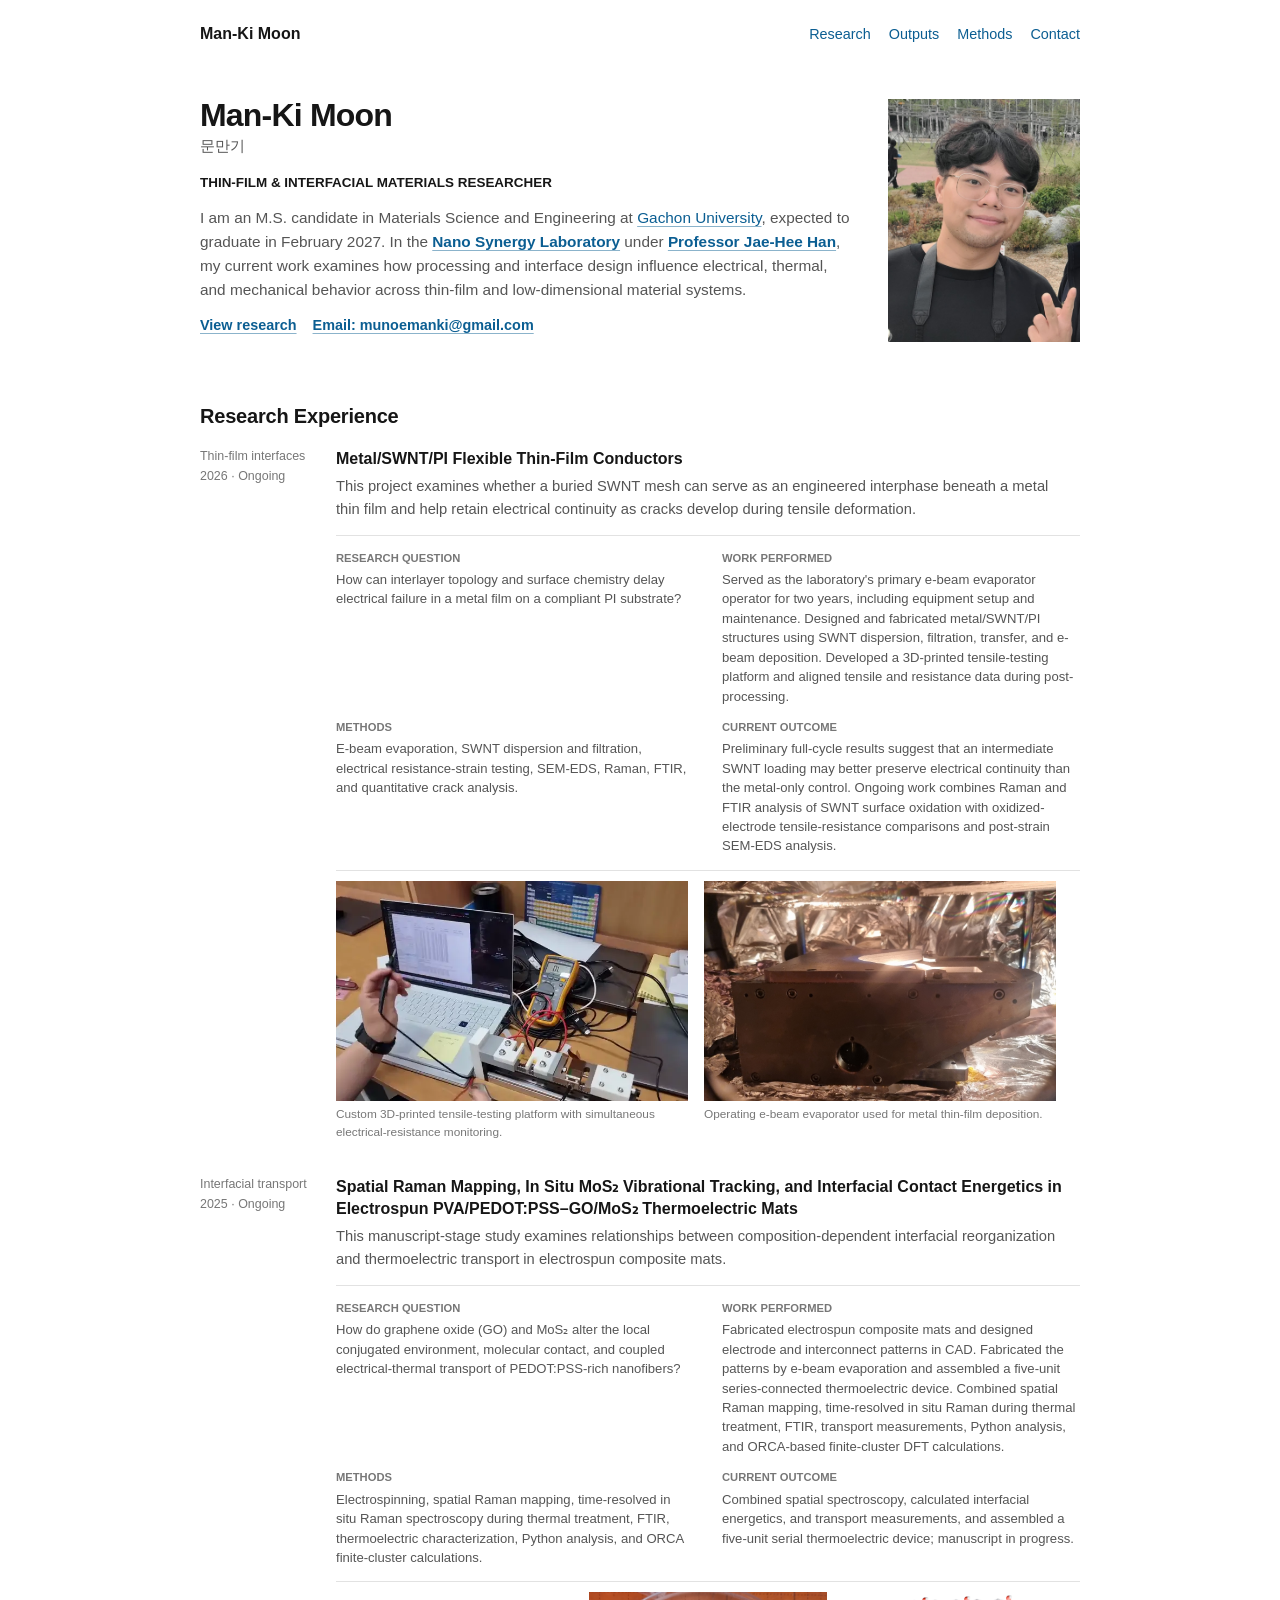
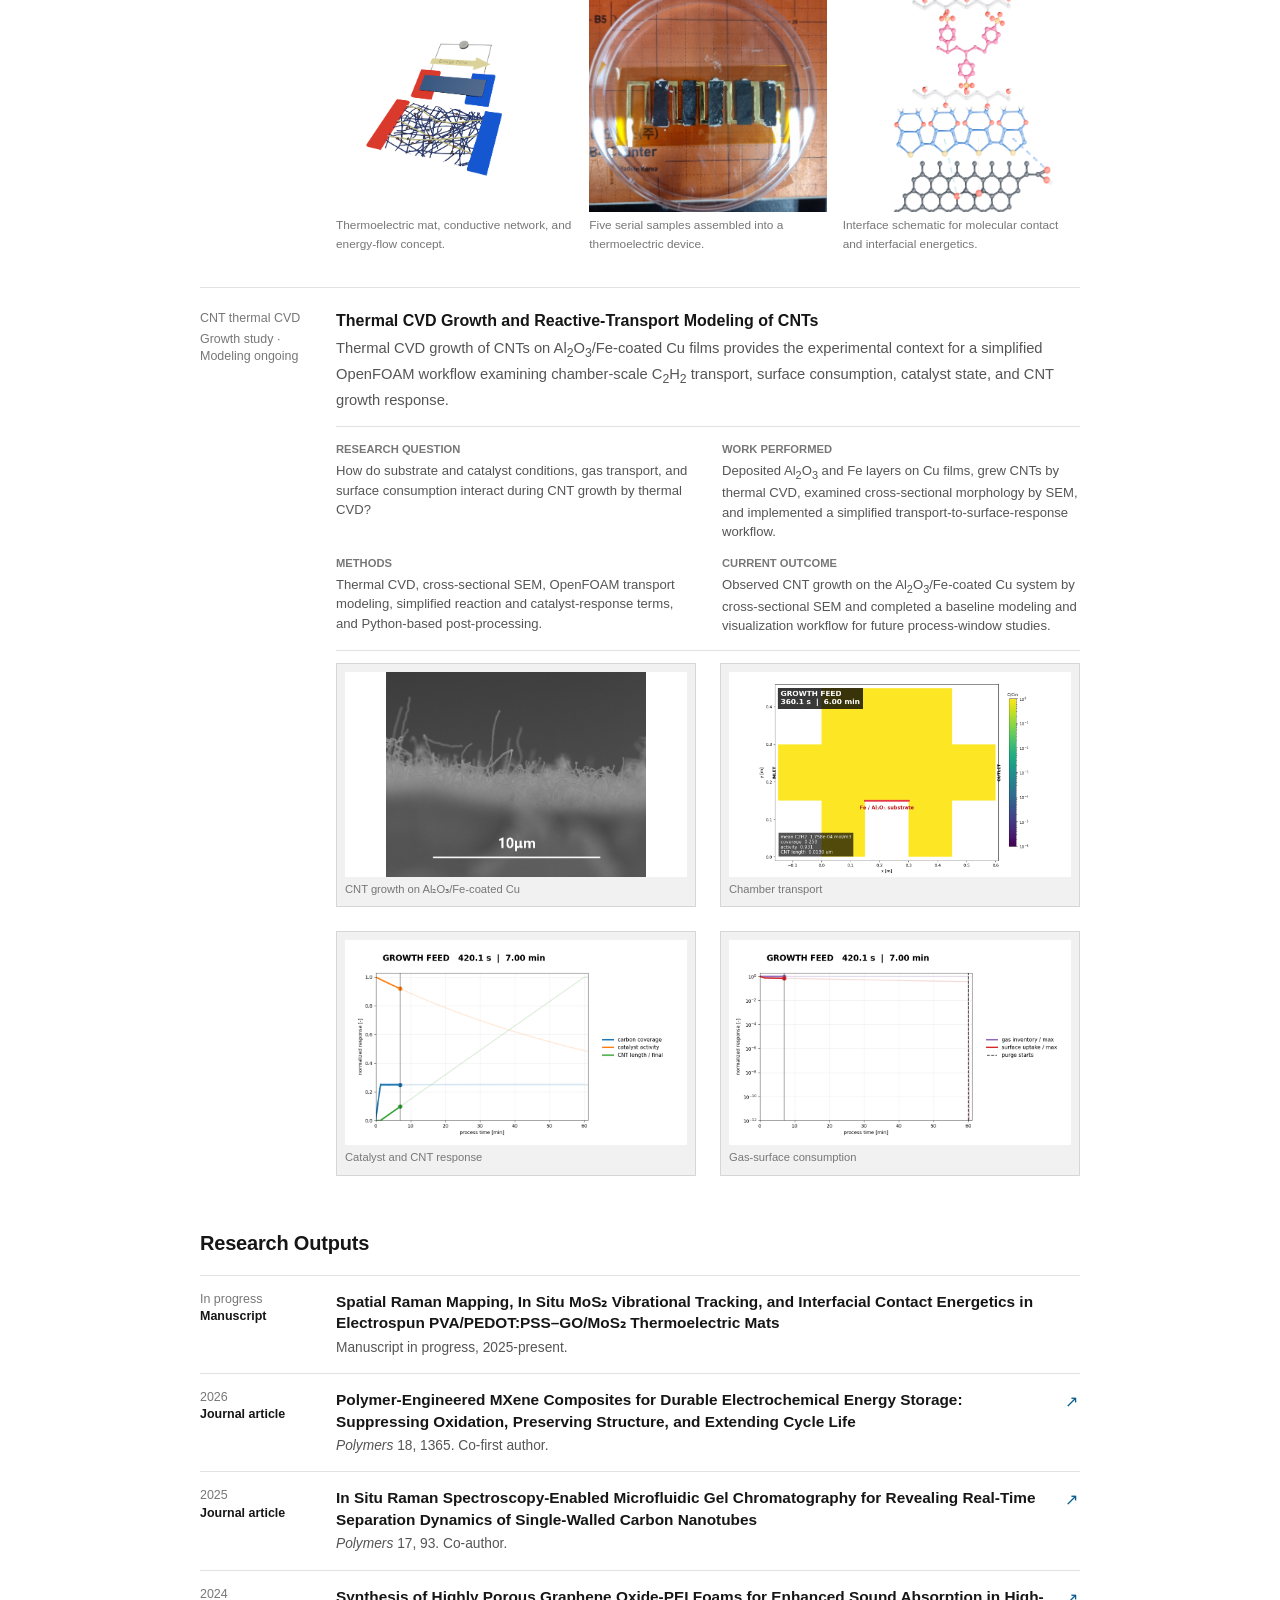
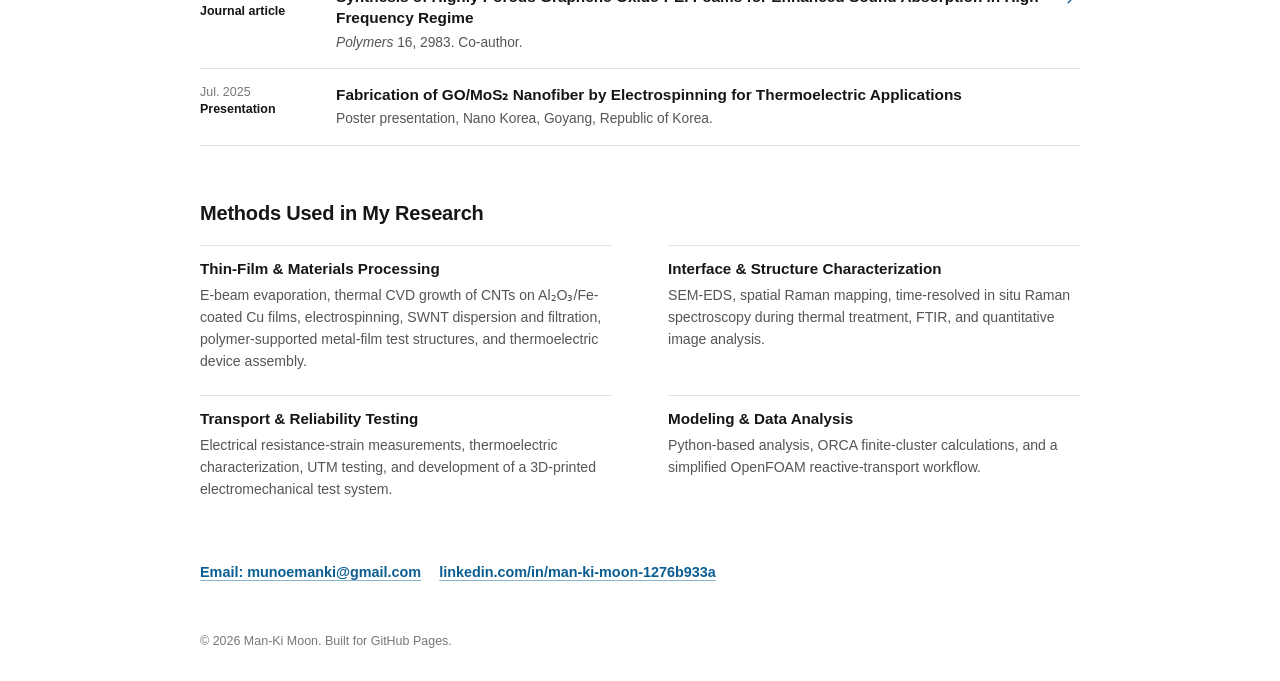
<file: index.html>
<!doctype html>
<html lang="en">
  <head>
    <meta charset="utf-8" />
    <meta name="viewport" content="width=device-width, initial-scale=1" />
    <meta
      name="description"
      content="Man-Ki Moon's research portfolio in thin-film growth, surface and interface engineering, electronic materials, and device-relevant reliability."
    />
    <meta name="author" content="Man-Ki Moon" />
    <meta property="og:title" content="Man-Ki Moon | Thin-Film and Interface Engineering" />
    <meta
      property="og:description"
      content="Research portfolio covering thin-film deposition, surface chemistry, interfacial reliability, CVD process modeling, and electronic materials."
    />
    <meta property="og:type" content="website" />
    <meta property="og:url" content="https://mankimoon.github.io/" />
    <title>Man-Ki Moon | Thin-Film and Interface Engineering</title>
    <link rel="icon" href="favicon.svg" type="image/svg+xml" />
    <link rel="stylesheet" href="styles.css" />
    <script
      defer
      src="https://cloud.umami.is/script.js"
      data-website-id="1f3911ea-951b-4396-a101-1d4c1fdd7577"
      data-domains="mankimoon.github.io"
      data-exclude-search="true"
      data-exclude-hash="true"
      data-do-not-track="true"
    ></script>
    <script type="application/ld+json">
      {
        "@context": "https://schema.org",
        "@type": "Person",
        "name": "Man-Ki Moon",
        "alternateName": "문만기",
        "email": "mailto:munoemanki@gmail.com",
        "url": "https://mankimoon.github.io/",
        "sameAs": ["https://github.com/mankimoon"],
        "knowsAbout": [
          "Thin-Film Deposition",
          "Surface and Interface Engineering",
          "Electronic Materials",
          "CVD Process Modeling",
          "Thin-Film Reliability"
        ]
      }
    </script>
  </head>
  <body>
    <a class="skip-link" href="#main">Skip to content</a>

    <nav class="site-nav" aria-label="Primary navigation">
      <a class="nav-brand" href="#top" aria-label="Man-Ki Moon home">
        <span class="brand-mark">MM</span>
        <span>Man-Ki Moon</span>
      </a>
      <div class="nav-links">
        <a href="#projects">Research</a>
        <a href="#outputs">Outputs</a>
        <a href="#capabilities">Methods</a>
        <a href="#contact">Contact</a>
      </div>
    </nav>

    <header class="hero" id="top">
      <div class="hero-content">
        <div class="hero-copy">
          <div class="hero-identity">
            <h1>Man-Ki Moon <span>문만기</span></h1>
            <img
              class="profile-photo"
              src="assets/profile.png"
              alt="Man-Ki Moon profile photo"
              width="877"
              height="1315"
            />
          </div>
          <p class="hero-role">Thin-Film &amp; Interfacial Materials Researcher</p>
          <p class="hero-lede">
            I am an M.S. candidate in Materials Science and Engineering at <a href="https://www.gachon.ac.kr/eng/index.do" target="_blank" rel="noreferrer">Gachon University</a>, expected to graduate in February 2027. In the <a href="https://app.notion.com/p/Nano-Synergy-Lab-3227ad8b828180ba8802da16f8564d9e?source=copy_link" target="_blank" rel="noreferrer"><strong>Nano Synergy Laboratory</strong></a> under <a href="https://app.notion.com/p/Prof-Jae-Hee-Han-3227ad8b828181ba8032c93e7a2eb5c2?source=copy_link" target="_blank" rel="noreferrer"><strong>Professor Jae-Hee Han</strong></a>, my current work examines how processing and interface design influence electrical, thermal, and mechanical behavior across thin-film and low-dimensional material systems.
          </p>
          <div class="hero-actions">
            <a class="primary-link" href="#projects">View research</a>
            <a class="secondary-link" href="mailto:munoemanki@gmail.com">Email: munoemanki@gmail.com</a>
          </div>
        </div>
      </div>
    </header>

    <main id="main">
      <section class="work section-band" id="projects" aria-labelledby="projects-title">
        <div class="section-inner">
          <div class="section-heading">
            <div>
              <h2 id="projects-title">Research Experience</h2>
            </div>
          </div>
          <div class="work-grid">
            <article class="work-card featured" data-tags="thin-film interface reliability">
              <div class="card-topline">
                <span>Thin-film interfaces</span>
                <span>2026 · Ongoing</span>
              </div>
              <h3>Metal/SWNT/PI Flexible Thin-Film Conductors</h3>
              <p class="project-summary">This project examines whether a buried SWNT mesh can serve as an engineered interphase beneath a metal thin film and help retain electrical continuity as cracks develop during tensile deformation.</p>
              <div class="project-details">
                <div class="project-detail">
                  <h4>Research question</h4>
                  <p>How can interlayer topology and surface chemistry delay electrical failure in a metal film on a compliant PI substrate?</p>
                </div>
                <div class="project-detail">
                  <h4>Work performed</h4>
                  <p>Served as the laboratory's primary e-beam evaporator operator for two years, including equipment setup and maintenance. Designed and fabricated metal/SWNT/PI structures using SWNT dispersion, filtration, transfer, and e-beam deposition. Developed a 3D-printed tensile-testing platform and aligned tensile and resistance data during post-processing.</p>
                </div>
                <div class="project-detail">
                  <h4>Methods</h4>
                  <p>E-beam evaporation, SWNT dispersion and filtration, electrical resistance-strain testing, SEM-EDS, Raman, FTIR, and quantitative crack analysis.</p>
                </div>
                <div class="project-detail">
                  <h4>Current outcome</h4>
                  <p>Preliminary full-cycle results suggest that an intermediate SWNT loading may better preserve electrical continuity than the metal-only control. Ongoing work combines Raman and FTIR analysis of SWNT surface oxidation with oxidized-electrode tensile-resistance comparisons and post-strain SEM-EDS analysis.</p>
                </div>
              </div>
              <div class="research-figures dual-figures">
                <figure class="research-figure utm-figure">
                  <img src="assets/research/utm/utm-tensile-test.webp" alt="Animated tensile testing of a flexible thin-film conductor" loading="eager" />
                  <figcaption>Custom 3D-printed tensile-testing platform with simultaneous electrical-resistance monitoring.</figcaption>
                </figure>
                <figure class="research-figure">
                  <img src="assets/research/ebeam-evaporator.png" alt="Operating e-beam evaporator during metal thin-film deposition" loading="lazy" />
                  <figcaption>Operating e-beam evaporator used for metal thin-film deposition.</figcaption>
                </figure>
              </div>
            </article>

            <article class="work-card" data-tags="thermoelectric 2D-materials ORCA">
              <div class="card-topline">
                <span>Interfacial transport</span>
                <span>2025 · Ongoing</span>
              </div>
              <h3>Spatial Raman Mapping, In Situ MoS₂ Vibrational Tracking, and Interfacial Contact Energetics in Electrospun PVA/PEDOT:PSS–GO/MoS₂ Thermoelectric Mats</h3>
              <p class="project-summary">This manuscript-stage study examines relationships between composition-dependent interfacial reorganization and thermoelectric transport in electrospun composite mats.</p>
              <div class="project-details">
                <div class="project-detail">
                  <h4>Research question</h4>
                  <p>How do graphene oxide (GO) and MoS₂ alter the local conjugated environment, molecular contact, and coupled electrical-thermal transport of PEDOT:PSS-rich nanofibers?</p>
                </div>
                <div class="project-detail">
                  <h4>Work performed</h4>
                  <p>Fabricated electrospun composite mats and designed electrode and interconnect patterns in CAD. Fabricated the patterns by e-beam evaporation and assembled a five-unit series-connected thermoelectric device. Combined spatial Raman mapping, time-resolved in situ Raman during thermal treatment, FTIR, transport measurements, Python analysis, and ORCA-based finite-cluster DFT calculations.</p>
                </div>
                <div class="project-detail">
                  <h4>Methods</h4>
                  <p>Electrospinning, spatial Raman mapping, time-resolved in situ Raman spectroscopy during thermal treatment, FTIR, thermoelectric characterization, Python analysis, and ORCA finite-cluster calculations.</p>
                </div>
                <div class="project-detail">
                  <h4>Current outcome</h4>
                  <p>Combined spatial spectroscopy, calculated interfacial energetics, and transport measurements, and assembled a five-unit serial thermoelectric device; manuscript in progress.</p>
                </div>
              </div>
              <div class="research-figures dual-figures thermo-figures thermoelectric-figure">
                <figure class="research-figure">
                  <img src="assets/research/thermoelectric-interface.png" alt="Thermoelectric mat interface and energy-flow concept diagram" loading="lazy" />
                  <figcaption>Thermoelectric mat, conductive network, and energy-flow concept.</figcaption>
                </figure>
                <figure class="research-figure">
                  <img src="assets/research/thermoelectric-device.png" alt="Five serial thermoelectric samples assembled as a device" loading="lazy" />
                  <figcaption>Five serial samples assembled into a thermoelectric device.</figcaption>
                </figure>
                <figure class="research-figure">
                  <img src="assets/research/interface-schematic.png" alt="Molecular interface schematic for the thermoelectric composite system" loading="lazy" />
                  <figcaption>Interface schematic for molecular contact and interfacial energetics.</figcaption>
                </figure>
              </div>
            </article>

            <article class="work-card supporting-project" data-tags="CVD OpenFOAM process-modeling">
              <div class="card-topline">
                <span>CNT thermal CVD</span>
                <span>Growth study · Modeling ongoing</span>
              </div>
              <h3>Thermal CVD Growth and Reactive-Transport Modeling of CNTs</h3>
              <p class="project-summary">Thermal CVD growth of CNTs on Al<sub>2</sub>O<sub>3</sub>/Fe-coated Cu films provides the experimental context for a simplified OpenFOAM workflow examining chamber-scale C<sub>2</sub>H<sub>2</sub> transport, surface consumption, catalyst state, and CNT growth response.</p>
              <div class="project-details">
                <div class="project-detail">
                  <h4>Research question</h4>
                  <p>How do substrate and catalyst conditions, gas transport, and surface consumption interact during CNT growth by thermal CVD?</p>
                </div>
                <div class="project-detail">
                  <h4>Work performed</h4>
                  <p>Deposited Al<sub>2</sub>O<sub>3</sub> and Fe layers on Cu films, grew CNTs by thermal CVD, examined cross-sectional morphology by SEM, and implemented a simplified transport-to-surface-response workflow.</p>
                </div>
                <div class="project-detail">
                  <h4>Methods</h4>
                  <p>Thermal CVD, cross-sectional SEM, OpenFOAM transport modeling, simplified reaction and catalyst-response terms, and Python-based post-processing.</p>
                </div>
                <div class="project-detail">
                  <h4>Current outcome</h4>
                  <p>Observed CNT growth on the Al<sub>2</sub>O<sub>3</sub>/Fe-coated Cu system by cross-sectional SEM and completed a baseline modeling and visualization workflow for future process-window studies.</p>
                </div>
              </div>
              <div class="simulation-gallery" aria-label="CNT growth and OpenFOAM CVD outputs">
                <figure><img src="assets/research/cvd/cnt-on-cu-thermal-cvd-sem.png" alt="Cross-sectional SEM image of CNTs grown from aluminum oxide and iron coated copper by thermal CVD" loading="lazy" /><figcaption>CNT growth on Al₂O₃/Fe-coated Cu</figcaption></figure>
                <figure><img src="assets/research/cvd/01-chamber-c2h2.gif" alt="Acetylene transport in the CVD chamber" loading="lazy" /><figcaption>Chamber transport</figcaption></figure>
                <figure><img src="assets/research/cvd/02-catalyst-cnt-response.gif" alt="Catalyst activity and CNT response during CVD" loading="lazy" /><figcaption>Catalyst and CNT response</figcaption></figure>
                <figure><img src="assets/research/cvd/03-gas-surface-consumption.gif" alt="Gas inventory and surface consumption during CVD" loading="lazy" /><figcaption>Gas-surface consumption</figcaption></figure>
              </div>
            </article>
          </div>
        </div>
      </section>

      <section class="outputs section-band" id="outputs" aria-labelledby="outputs-title">
        <div class="section-inner">
          <div class="section-heading">
            <div>
              <h2 id="outputs-title">Research Outputs</h2>
            </div>
          </div>

          <div class="output-list">
            <article class="output-item">
              <div class="output-meta"><span>In progress</span><strong>Manuscript</strong></div>
              <div>
                <h3>Spatial Raman Mapping, In Situ MoS₂ Vibrational Tracking, and Interfacial Contact Energetics in Electrospun PVA/PEDOT:PSS–GO/MoS₂ Thermoelectric Mats</h3>
                <p>Manuscript in progress, 2025-present.</p>
              </div>
            </article>

            <a class="output-item output-link" href="https://doi.org/10.3390/polym18111365" target="_blank" rel="noreferrer">
              <div class="output-meta"><span>2026</span><strong>Journal article</strong></div>
              <div>
                <h3>Polymer-Engineered MXene Composites for Durable Electrochemical Energy Storage: Suppressing Oxidation, Preserving Structure, and Extending Cycle Life</h3>
                <p><em>Polymers</em> 18, 1365. Co-first author.</p>
              </div>
              <span class="output-arrow" aria-hidden="true">↗</span>
            </a>

            <a class="output-item output-link" href="https://doi.org/10.3390/polym17010093" target="_blank" rel="noreferrer">
              <div class="output-meta"><span>2025</span><strong>Journal article</strong></div>
              <div>
                <h3>In Situ Raman Spectroscopy-Enabled Microfluidic Gel Chromatography for Revealing Real-Time Separation Dynamics of Single-Walled Carbon Nanotubes</h3>
                <p><em>Polymers</em> 17, 93. Co-author.</p>
              </div>
              <span class="output-arrow" aria-hidden="true">↗</span>
            </a>

            <a class="output-item output-link" href="https://doi.org/10.3390/polym16212983" target="_blank" rel="noreferrer">
              <div class="output-meta"><span>2024</span><strong>Journal article</strong></div>
              <div>
                <h3>Synthesis of Highly Porous Graphene Oxide-PEI Foams for Enhanced Sound Absorption in High-Frequency Regime</h3>
                <p><em>Polymers</em> 16, 2983. Co-author.</p>
              </div>
              <span class="output-arrow" aria-hidden="true">↗</span>
            </a>

            <article class="output-item">
              <div class="output-meta"><span>Jul. 2025</span><strong>Presentation</strong></div>
              <div>
                <h3>Fabrication of GO/MoS₂ Nanofiber by Electrospinning for Thermoelectric Applications</h3>
                <p>Poster presentation, Nano Korea, Goyang, Republic of Korea.</p>
              </div>
            </article>
          </div>
        </div>
      </section>

      <section class="capabilities section-band" id="capabilities" aria-labelledby="capabilities-title">
        <div class="section-inner">
          <div class="section-heading">
            <div>
              <h2 id="capabilities-title">Methods Used in My Research</h2>
            </div>
          </div>

          <div class="capability-grid">
            <article class="capability-group">
              <h3>Thin-Film &amp; Materials Processing</h3>
              <p>E-beam evaporation, thermal CVD growth of CNTs on Al₂O₃/Fe-coated Cu films, electrospinning, SWNT dispersion and filtration, polymer-supported metal-film test structures, and thermoelectric device assembly.</p>
            </article>
            <article class="capability-group">
              <h3>Interface &amp; Structure Characterization</h3>
              <p>SEM-EDS, spatial Raman mapping, time-resolved in situ Raman spectroscopy during thermal treatment, FTIR, and quantitative image analysis.</p>
            </article>
            <article class="capability-group">
              <h3>Transport &amp; Reliability Testing</h3>
              <p>Electrical resistance-strain measurements, thermoelectric characterization, UTM testing, and development of a 3D-printed electromechanical test system.</p>
            </article>
            <article class="capability-group">
              <h3>Modeling &amp; Data Analysis</h3>
              <p>Python-based analysis, ORCA finite-cluster calculations, and a simplified OpenFOAM reactive-transport workflow.</p>
            </article>
          </div>
        </div>
      </section>

      <section class="contact section-band" id="contact" aria-label="Contact">
        <div class="section-inner">
          <div class="contact-panel">
            <a href="mailto:munoemanki@gmail.com">Email: munoemanki@gmail.com</a>
            <a href="https://www.linkedin.com/in/man-ki-moon-1276b933a" target="_blank" rel="noreferrer">linkedin.com/in/man-ki-moon-1276b933a</a>
          </div>
        </div>
      </section>
    </main>

    <footer class="site-footer">
      <div class="footer-inner">
        <p>© <span id="current-year">2026</span> Man-Ki Moon. Built for GitHub Pages.</p>
      </div>
    </footer>

    <dialog class="video-dialog" aria-labelledby="video-dialog-title">
      <div class="video-dialog-header">
        <p id="video-dialog-title">Research Video</p>
        <button class="video-dialog-close" type="button" aria-label="Close video">Close</button>
      </div>
      <video class="video-dialog-player" controls playsinline></video>
    </dialog>

    <script src="script.js"></script>
  </body>
</html>
</file>
<file: styles.css>
:root { color-scheme: light; --ink: #161616; --muted: #555; --quiet: #777; --link: #0b5e92; --paper: #fff; --line: #e2e2e2; --max-width: 880px; }
* { box-sizing: border-box; }
html { scroll-behavior: smooth; }
body { margin: 0; background: var(--paper); color: var(--ink); font-family: Arial, Helvetica, "Apple SD Gothic Neo", "Noto Sans KR", sans-serif; font-size: 16px; line-height: 1.55; -webkit-font-smoothing: antialiased; }
a { color: var(--link); text-decoration: underline; text-decoration-color: #8bb3cb; text-underline-offset: 3px; }
a:hover, a:focus-visible { color: var(--ink); text-decoration-color: var(--ink); }
button, input, textarea, select { font: inherit; }
.skip-link { position: fixed; top: 12px; left: 12px; z-index: 10; transform: translateY(-160%); background: #111; color: #fff; padding: 8px 12px; }
.skip-link:focus { transform: translateY(0); }
.site-nav, .hero-content, .section-inner, .footer-inner { width: min(var(--max-width), calc(100% - 48px)); margin: 0 auto; }
.site-nav { display: flex; align-items: center; justify-content: space-between; gap: 24px; padding: 22px 0; }
.nav-brand { color: var(--ink); font-weight: 600; text-decoration: none; }
.brand-mark { display: none; }
.nav-links { display: flex; flex-wrap: wrap; gap: 18px; color: var(--muted); font-size: .9rem; }
.nav-links a { text-decoration: none; }
.nav-links a:hover, .nav-links a:focus-visible { color: var(--ink); text-decoration: underline; }
.hero-content { padding: 30px 0 38px; }
.hero-copy { position: relative; min-height: 162px; padding-right: 164px; }
.hero h1 { margin: 0; font-size: 2rem; font-weight: 600; letter-spacing: -.025em; line-height: 1.05; }
.hero h1 span { display: block; margin-top: 6px; color: var(--muted); font-size: .95rem; font-weight: 400; letter-spacing: 0; }
.profile-photo { position: absolute; top: 0; right: 0; width: 192px; height: 243px; object-fit: cover; object-position: center 56%; }
.hero-role { margin: 19px 0 0; color: var(--ink); font-size: .84rem; font-weight: 600; text-transform: uppercase; }
.hero-lede { max-width: 650px; margin: 12px 0 0; color: var(--muted); font-size: .96rem; }
.hero-actions { display: flex; flex-wrap: wrap; gap: 8px 16px; margin-top: 13px; }
.primary-link, .secondary-link, .text-link, .card-links a, .contact-panel a { color: var(--link); font-size: .9rem; font-weight: 600; }
.section-band { padding: 26px 0; }
.section-heading { margin-bottom: 16px; }
.section-heading h2 { margin: 0; font-size: 1.25rem; font-weight: 600; letter-spacing: -.01em; }
.section-kicker { margin: 0 0 3px; color: var(--quiet); font-size: .76rem; font-weight: 600; letter-spacing: .06em; text-transform: uppercase; }
.output-list { display: grid; }
.output-item { position: relative; display: grid; grid-template-columns: 118px minmax(0, 1fr); gap: 18px; padding: 15px 0; border-top: 1px solid var(--line); color: var(--ink); text-decoration: none; }
.output-item:last-child { border-bottom: 1px solid var(--line); }
.output-meta { color: var(--quiet); font-size: .78rem; line-height: 1.4; }
.output-meta span, .output-meta strong { display: block; }
.output-meta strong { color: var(--ink); font-weight: 600; }
.output-item h3 { margin: 0 28px 3px 0; font-size: .96rem; font-weight: 600; line-height: 1.4; }
.output-item p { margin: 0; color: var(--muted); font-size: .86rem; }
.output-link:hover h3, .output-link:focus-visible h3 { color: var(--link); }
.output-arrow { position: absolute; top: 16px; right: 2px; color: var(--link); font-size: 1rem; }
.capability-grid { display: grid; grid-template-columns: repeat(2, minmax(0, 1fr)); column-gap: 56px; row-gap: 22px; }
.capability-group { min-width: 0; padding-top: 11px; border-top: 1px solid var(--line); }
.capability-group h3 { margin: 0 0 5px; font-size: .95rem; font-weight: 600; }
.capability-group p { margin: 0; color: var(--muted); font-size: .88rem; }
.work-grid { display: grid; gap: 34px; }
.work-card, .work-card.featured { display: grid; grid-template-columns: 118px minmax(0, 1fr); column-gap: 18px; padding: 0; background: transparent; }
.card-topline { grid-column: 1; grid-row: 1 / span 8; color: var(--quiet); font-size: .78rem; line-height: 1.4; }
.card-topline span { display: block; }
.card-topline span + span { margin-top: 3px; }
.work-card h3, .work-card.featured h3 { grid-column: 2; margin: 0 0 5px; font-size: 1rem; font-weight: 600; line-height: 1.4; }
.work-card p, .video-embed, .research-figures, .card-links, .project-details { grid-column: 2; }
.work-card p { margin: 0; color: var(--muted); font-size: .92rem; }
.project-summary { max-width: 720px; }
.project-details { display: grid; grid-template-columns: repeat(2, minmax(0, 1fr)); gap: 13px 28px; margin-top: 14px; padding: 14px 0; border-top: 1px solid var(--line); border-bottom: 1px solid var(--line); }
.project-detail { min-width: 0; }
.project-detail h4 { margin: 0 0 3px; color: var(--quiet); font-size: .7rem; font-weight: 600; text-transform: uppercase; }
.project-detail p { color: var(--muted); font-size: .82rem; line-height: 1.48; }
.supporting-project { padding-top: 22px !important; border-top: 1px solid var(--line); }
.video-embed { position: relative; width: min(100%, 410px); margin: 10px 0 0; overflow: hidden; aspect-ratio: 16 / 9; background: #000; }
.video-embed iframe, .video-embed video { position: absolute; inset: 0; width: 100%; height: 100%; border: 0; }
.research-figures { display: grid; width: min(100%, 480px); gap: 13px; margin-top: 10px; }
.dual-figures { grid-template-columns: repeat(2, minmax(0, 1fr)); width: min(100%, 720px); gap: 16px; }
.thermo-figures { grid-template-columns: repeat(3, minmax(0, 1fr)); width: 100%; max-width: none; }
.research-figures.thermoelectric-figure { width: 100%; max-width: none; }
.research-figure { width: 100%; margin: 0; }
.research-figure img, .research-figure video { display: block; width: 100%; height: auto; background: #fff; }
.research-figure video { max-height: 540px; object-fit: contain; background: #000; }
.dual-figures .research-figure video, .dual-figures .research-figure img { height: 220px; object-fit: cover; }
.utm-figure { width: 100%; }
.research-figure figcaption { margin-top: 4px; color: var(--quiet); font-size: .74rem; }
.project-subtopic { display: grid; grid-column: 2; gap: 4px; width: min(100%, 680px); margin-top: 15px; padding: 10px 12px; border-left: 2px solid var(--link); background: rgba(11, 94, 146, .05); }
.project-subtopic strong { font-size: .82rem; }
.project-subtopic span { color: var(--muted); font-size: .84rem; }
.simulation-gallery { display: grid; grid-column: 2; grid-template-columns: repeat(2, minmax(0, 1fr)); column-gap: 24px; row-gap: 24px; width: 100%; min-width: 0; max-width: 100%; margin-top: 12px; overflow: hidden; }
.simulation-gallery figure { display: block; min-width: 0; width: 100%; max-width: 100%; margin: 0; padding: 8px; overflow: hidden; background: #f1f1f1; border: 1px solid #d6d6d6; }
.simulation-gallery img { display: block; width: 100%; max-width: 100%; min-width: 0; aspect-ratio: 5 / 3; height: auto; object-fit: contain; background: #fff; }
.thermoelectric-figure { width: min(100%, 480px); }
.simulation-gallery figcaption { margin-top: 4px; color: var(--quiet); font-size: .7rem; }
.card-links { display: flex; flex-wrap: wrap; gap: 12px; margin-top: 7px; }
.card-links a { color: var(--link); font-size: .84rem; font-weight: 400; }
.direction-grid { display: grid; grid-template-columns: minmax(0, 1fr); max-width: 760px; }
.direction-grid article { min-width: 0; padding-top: 11px; border-top: 1px solid var(--line); }
.direction-grid h3 { margin: 0 0 5px; font-size: .95rem; font-weight: 600; }
.direction-grid p { margin: 0; color: var(--muted); font-size: .88rem; }
.contact { padding-top: 34px; }
.contact-panel { display: flex; flex-wrap: wrap; gap: 8px 18px; }
.contact-panel a { font-size: .9rem; }
.site-footer { padding: 23px 0 30px; color: var(--quiet); font-size: .78rem; }
.footer-inner p { margin: 0; }
.video-dialog { width: min(92vw, 720px); max-width: none; margin: auto; padding: 14px; border: 1px solid #222; background: #fff; }
.video-dialog::backdrop { background: rgba(0, 0, 0, .72); }
.video-dialog-header { display: flex; align-items: center; justify-content: space-between; gap: 20px; margin-bottom: 10px; }
.video-dialog-header p { margin: 0; font-size: .9rem; font-weight: 600; }
.video-dialog-close { padding: 0; border: 0; background: transparent; color: var(--ink); cursor: pointer; font-size: .8rem; text-decoration: underline; text-underline-offset: 3px; }
.video-dialog-player { display: block; width: 100%; max-height: 76svh; background: #000; }
.is-hidden { display: none; }
:focus-visible { outline: 2px solid #111; outline-offset: 3px; }
@media (max-width: 620px) {
  .site-nav, .hero-content, .section-inner, .footer-inner { width: min(var(--max-width), calc(100% - 32px)); }
  .site-nav { align-items: flex-start; flex-direction: column; gap: 10px; padding: 18px 0; }
  .nav-links { gap: 14px; }
  .hero-content { padding: 24px 0 30px; }
  .hero-copy { min-height: 0; padding-right: 0; }
  .hero-identity { display: flex; flex-direction: column; }
  .profile-photo { position: static; order: -1; width: 150px; height: 189px; margin-bottom: 18px; }
  .hero h1 { font-size: 1.75rem; }
  .section-band { padding: 22px 0; }
  .work-card, .work-card.featured { grid-template-columns: 1fr; gap: 0; }
  .output-item { grid-template-columns: 1fr; gap: 5px; }
  .output-meta { display: flex; justify-content: space-between; padding-right: 28px; }
  .output-meta span, .output-meta strong { display: inline; }
  .capability-grid { grid-template-columns: 1fr; row-gap: 17px; }
  .utm-figure { width: 100%; }
  .project-subtopic, .simulation-gallery, .project-details { grid-column: 1; }
  .project-details, .direction-grid { grid-template-columns: 1fr; }
  .simulation-gallery { grid-template-columns: 1fr; }
  .dual-figures { grid-template-columns: 1fr; }
  .thermo-figures { grid-template-columns: 1fr; }
  .work-card h3, .work-card.featured h3, .work-card p, .video-embed, .research-figures, .card-links { grid-column: 1; }
  .card-topline { grid-column: 1; grid-row: auto; display: flex; justify-content: space-between; margin-bottom: 5px; }
  .card-topline span + span { margin-top: 0; }
}
@media (max-width: 980px) and (min-width: 621px) {
  .simulation-gallery { column-gap: 12px; }
  .simulation-gallery figure { padding: 5px; }
  .simulation-gallery figcaption { overflow-wrap: anywhere; }
}
@media (prefers-reduced-motion: reduce) { html { scroll-behavior: auto; } }
</file>
